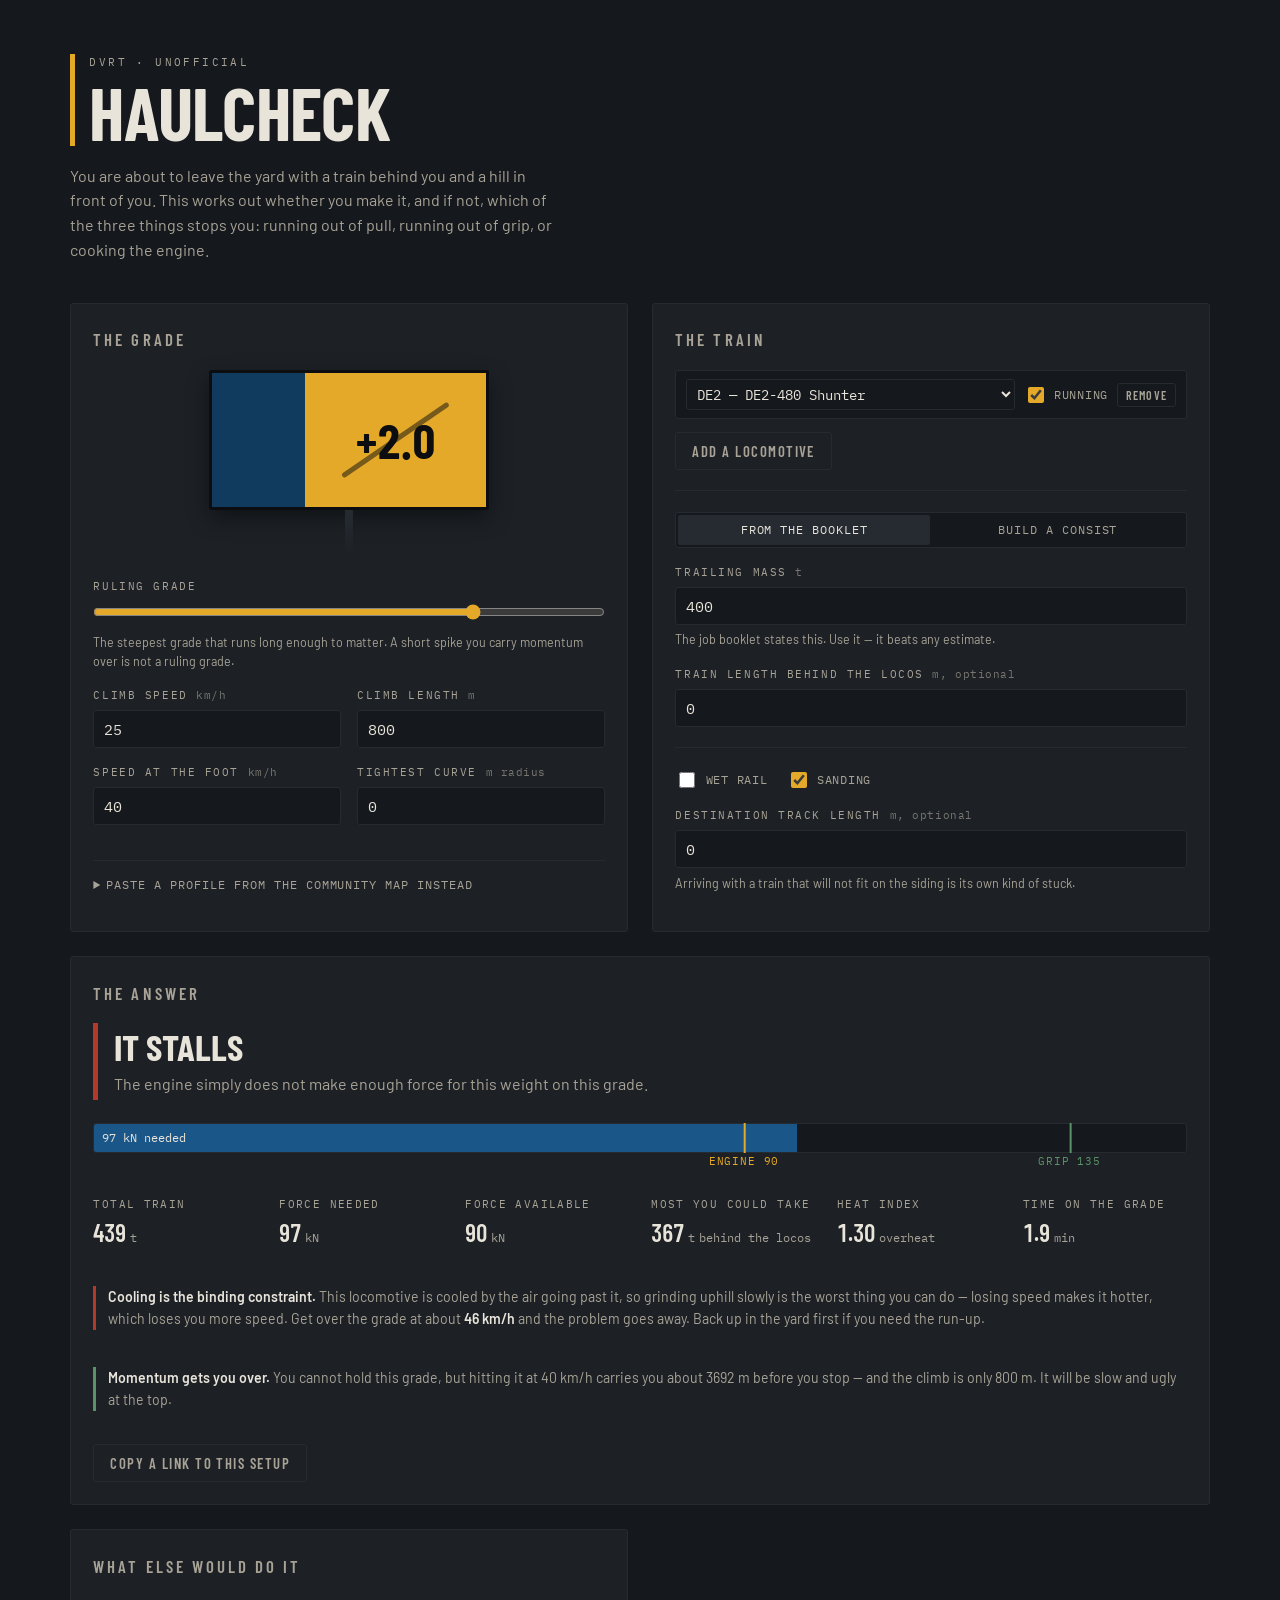
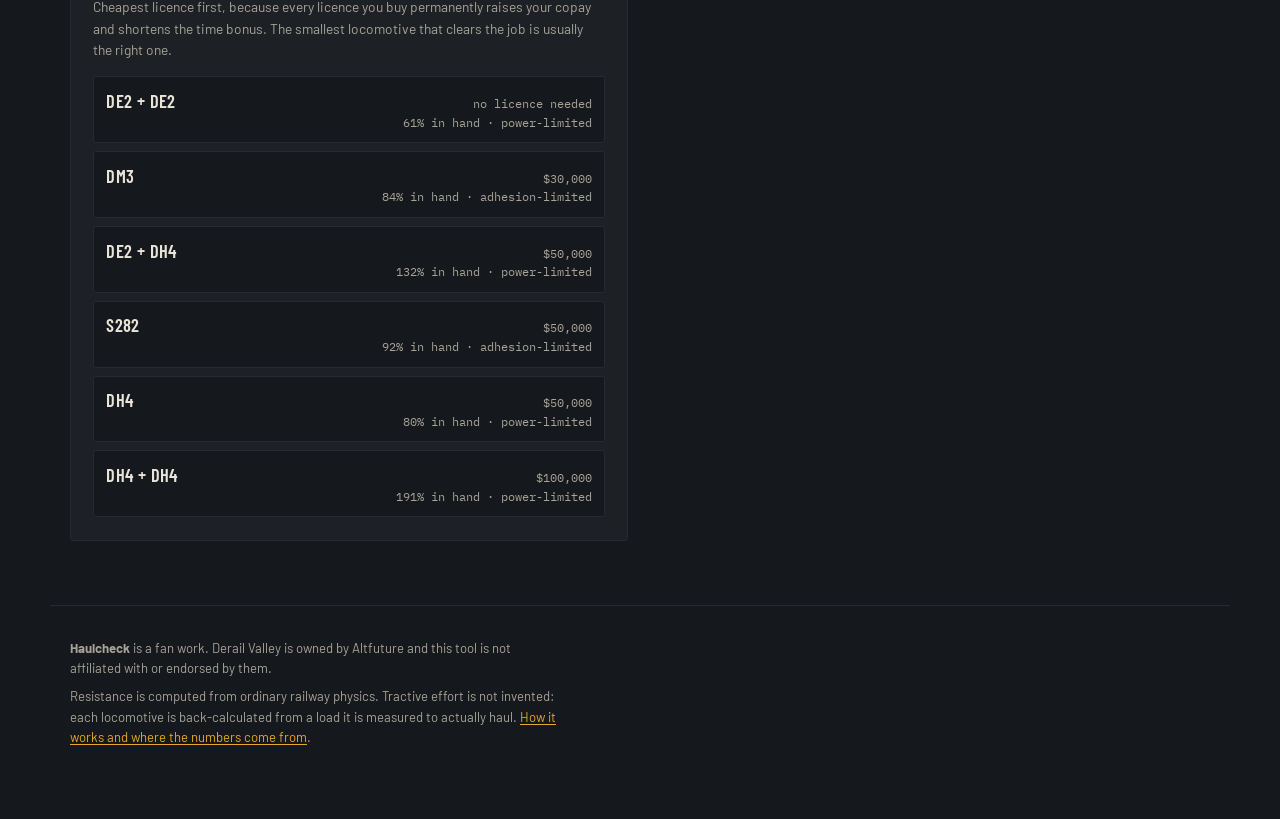
<file: index.html>
<!DOCTYPE html>
<html lang="en">
<head>
<meta charset="utf-8">
<meta name="viewport" content="width=device-width, initial-scale=1">
<title>Haulcheck — will this train climb that grade?</title>
<meta name="description" content="Tractive effort, adhesion and heat calculator for Derail Valley consists. Unofficial fan tool.">

<link rel="icon" href="assets/favicon.svg" type="image/svg+xml">

<!-- This gets linked on Reddit, Steam forums and Discord, where a card with no
     preview is scrolled straight past. Absolute URLs: crawlers do not resolve
     relative ones. -->
<meta property="og:type" content="website">
<meta property="og:site_name" content="Haulcheck">
<meta property="og:title" content="Haulcheck — will this train climb that grade?">
<meta property="og:description" content="Work out whether your Derail Valley consist makes it up the grade, and which of the three limits stops you: pull, grip or heat.">
<meta property="og:url" content="https://ilbeca.github.io/dv-haulcheck/">
<meta property="og:image" content="https://ilbeca.github.io/dv-haulcheck/assets/og.png">
<meta property="og:image:width" content="1200">
<meta property="og:image:height" content="630">
<meta property="og:image:alt" content="A gradient sign reading +2.2 beside the Haulcheck wordmark.">
<meta name="twitter:card" content="summary_large_image">
<link rel="preconnect" href="https://fonts.googleapis.com">
<link rel="preconnect" href="https://fonts.gstatic.com" crossorigin>
<link href="https://fonts.googleapis.com/css2?family=Barlow+Condensed:wght@500;600;700&family=Barlow:wght@400;500;600&family=IBM+Plex+Mono:wght@400;600&display=swap" rel="stylesheet">
<link rel="stylesheet" href="css/style.css">
</head>
<body>

<header class="masthead">
  <div class="masthead__plate">
    <span class="masthead__eyebrow">DVRT · unofficial</span>
    <h1 class="masthead__title">Haulcheck</h1>
  </div>
  <p class="masthead__lede">
    You are about to leave the yard with a train behind you and a hill in front of you.
    This works out whether you make it, and if not, which of the three things stops you:
    running out of pull, running out of grip, or cooking the engine.
  </p>
</header>

<main class="layout">

  <!-- ---------- the sign: primary control ---------- -->
  <section class="panel panel--sign" aria-labelledby="h-grade">
    <h2 id="h-grade" class="panel__title">The grade</h2>

    <div class="signpost">
      <div class="sign" id="sign" data-state="up">
        <div class="sign__blue"></div>
        <div class="sign__face">
          <svg class="sign__slope" viewBox="0 0 100 100" aria-hidden="true">
            <line id="slopeLine" x1="12" y1="76" x2="88" y2="24"/>
          </svg>
          <span class="sign__number" id="signNumber">+2.0</span>
        </div>
      </div>
      <div class="signpost__pole"></div>
    </div>

    <label class="field field--wide">
      <span class="field__label">Ruling grade</span>
      <input type="range" id="grade" min="-4" max="4" step="0.1" value="2.0">
      <span class="field__hint">The steepest grade that runs long enough to matter. A short spike you carry momentum over is not a ruling grade.</span>
    </label>

    <div class="grid-2">
      <label class="field">
        <span class="field__label">Climb speed <span class="unit">km/h</span></span>
        <input type="number" id="speed" min="3" max="120" step="1" value="25">
      </label>
      <label class="field">
        <span class="field__label">Climb length <span class="unit">m</span></span>
        <input type="number" id="climbLength" min="0" step="50" value="800">
      </label>
      <label class="field">
        <span class="field__label">Speed at the foot <span class="unit">km/h</span></span>
        <input type="number" id="entrySpeed" min="0" max="120" step="1" value="40">
      </label>
      <label class="field">
        <span class="field__label">Tightest curve <span class="unit">m radius</span></span>
        <input type="number" id="radius" min="0" step="10" value="0" placeholder="0 = straight">
      </label>
    </div>

    <details class="drawer">
      <summary class="drawer__summary">Paste a profile from the community map instead</summary>
      <p class="drawer__note">One segment per line: grade, length in metres, and optionally the curve radius. Haulcheck picks the ruling grade and the worst descent out of it.</p>
      <textarea id="profile" rows="5" spellcheck="false" placeholder="# out of the harbour&#10;+2.1 600&#10;-1.4 900 450&#10;+0.4 1200"></textarea>
      <button type="button" id="applyProfile" class="btn">Read the profile</button>
      <p class="drawer__result" id="profileResult" role="status"></p>
    </details>
  </section>

  <!-- ---------- the train ---------- -->
  <section class="panel" aria-labelledby="h-train">
    <h2 id="h-train" class="panel__title">The train</h2>

    <div class="stack" id="locoList"></div>
    <button type="button" id="addLoco" class="btn btn--ghost">Add a locomotive</button>

    <div class="rule"></div>

    <div class="segmented" role="group" aria-label="How to enter trailing mass">
      <button type="button" class="segmented__btn is-active" data-mode="direct">From the booklet</button>
      <button type="button" class="segmented__btn" data-mode="build">Build a consist</button>
    </div>

    <div id="modeDirect">
      <label class="field">
        <span class="field__label">Trailing mass <span class="unit">t</span></span>
        <input type="number" id="trailingMass" min="0" step="10" value="400">
        <span class="field__hint">The job booklet states this. Use it — it beats any estimate.</span>
      </label>
      <label class="field">
        <span class="field__label">Train length behind the locos <span class="unit">m, optional</span></span>
        <input type="number" id="trailingLength" min="0" step="10" value="0" placeholder="0 = skip the fit check">
      </label>
    </div>

    <div id="modeBuild" hidden>
      <div class="stack" id="carList"></div>
      <button type="button" id="addCar" class="btn btn--ghost">Add cars</button>
      <p class="tally" id="carTally">Nothing coupled up yet.</p>
    </div>

    <div class="rule"></div>

    <div class="toggles">
      <label class="toggle"><input type="checkbox" id="wet"> <span>Wet rail</span></label>
      <label class="toggle"><input type="checkbox" id="sand" checked> <span>Sanding</span></label>
    </div>

    <label class="field">
      <span class="field__label">Destination track length <span class="unit">m, optional</span></span>
      <input type="number" id="trackLength" min="0" step="10" value="0" placeholder="0 = skip the fit check">
      <span class="field__hint">Arriving with a train that will not fit on the siding is its own kind of stuck.</span>
    </label>
  </section>

  <!-- ---------- verdict ---------- -->
  <section class="panel panel--verdict" aria-labelledby="h-verdict">
    <h2 id="h-verdict" class="panel__title">The answer</h2>

    <div class="verdict" id="verdict" data-verdict="comfortable">
      <p class="verdict__call" id="verdictCall">—</p>
      <p class="verdict__because" id="verdictBecause"></p>
    </div>

    <div class="forces" aria-hidden="true">
      <div class="forces__track">
        <div class="forces__need" id="barNeed"><span id="barNeedLabel"></span></div>
      </div>
      <div class="forces__marks">
        <span class="forces__mark" id="markEngine">engine</span>
        <span class="forces__mark forces__mark--grip" id="markGrip">grip</span>
      </div>
    </div>

    <dl class="readout" id="readout"></dl>

    <div class="notes" id="notes"></div>

    <button type="button" id="copyLink" class="btn btn--ghost">Copy a link to this setup</button>
  </section>

  <!-- ---------- what else fits ---------- -->
  <section class="panel" aria-labelledby="h-alt">
    <h2 id="h-alt" class="panel__title">What else would do it</h2>
    <p class="panel__note">Cheapest licence first, because every licence you buy permanently raises your copay and shortens the time bonus. The smallest locomotive that clears the job is usually the right one.</p>
    <ul class="options" id="options"></ul>
  </section>

</main>

<footer class="colophon">
  <p><strong>Haulcheck</strong> is a fan work. Derail Valley is owned by Altfuture and this tool is not affiliated with or endorsed by them.</p>
  <p>Resistance is computed from ordinary railway physics. Tractive effort is not invented: each locomotive is back-calculated from a load it is measured to actually haul. <a href="https://github.com/ilbeca/dv-haulcheck#how-it-works">How it works and where the numbers come from</a>.</p>
</footer>

<script type="module" src="js/app.js"></script>
</body>
</html>
</file>
<file: css/style.css>
/* ------------------------------------------------------------------
   Haulcheck

   The visual language is lifted from the one thing in Derail Valley that
   already answers this question at a glance: the lineside grade sign. Half
   signal blue, half a coloured face that changes with the gradient, a
   diagonal rule and a number. Everything else on the page stays quiet so
   the sign carries the design.
   ------------------------------------------------------------------ */

:root {
  --steel:      #15181c;
  --steel-2:    #1d2126;
  --steel-3:    #262b32;
  --board:      #e8e4da;
  --board-dim:  #a8a396;
  --blue:       #103a5e;
  --blue-lite:  #1b5688;
  --up:         #e4a928;
  --down:       #b33a2b;
  --flat:       #ddd8cc;
  --ink:        #0b0d10;
  --grip:       #5a9367;

  --display: "Barlow Condensed", "Arial Narrow", sans-serif;
  --body:    "Barlow", system-ui, sans-serif;
  --mono:    "IBM Plex Mono", ui-monospace, monospace;

  --gap: 1.5rem;
  --radius: 3px;
}

*, *::before, *::after { box-sizing: border-box; }

body {
  margin: 0;
  background: var(--steel);
  color: var(--board);
  font-family: var(--body);
  font-size: 16px;
  line-height: 1.55;
  -webkit-font-smoothing: antialiased;
}

a { color: var(--up); text-decoration-thickness: 1px; text-underline-offset: 2px; }

:focus-visible {
  outline: 2px solid var(--up);
  outline-offset: 2px;
}

/* ---------- masthead ---------- */

.masthead {
  max-width: 1180px;
  margin: 0 auto;
  padding: 3rem 1.25rem 1.5rem;
}

.masthead__plate {
  display: inline-flex;
  flex-direction: column;
  border-left: 5px solid var(--up);
  padding-left: 0.9rem;
}

.masthead__eyebrow {
  font-family: var(--mono);
  font-size: 0.68rem;
  letter-spacing: 0.22em;
  text-transform: uppercase;
  color: var(--board-dim);
}

.masthead__title {
  font-family: var(--display);
  font-weight: 700;
  font-size: clamp(2.9rem, 9vw, 4.6rem);
  line-height: 0.92;
  letter-spacing: -0.01em;
  margin: 0.1em 0 0;
  text-transform: uppercase;
}

.masthead__lede {
  max-width: 54ch;
  margin: 1.1rem 0 0;
  color: var(--board-dim);
}

/* ---------- layout ---------- */

.layout {
  max-width: 1180px;
  margin: 0 auto;
  padding: 1rem 1.25rem 4rem;
  display: grid;
  gap: var(--gap);
  grid-template-columns: 1fr;
}

@media (min-width: 900px) {
  .layout { grid-template-columns: repeat(2, minmax(0, 1fr)); }
  .panel--verdict { grid-column: 1 / -1; }
}

.panel {
  background: var(--steel-2);
  border: 1px solid var(--steel-3);
  border-radius: var(--radius);
  padding: 1.4rem;
}

.panel__title {
  font-family: var(--display);
  font-weight: 600;
  font-size: 1.05rem;
  letter-spacing: 0.18em;
  text-transform: uppercase;
  color: var(--board-dim);
  margin: 0 0 1.1rem;
}

.panel__note, .drawer__note {
  color: var(--board-dim);
  font-size: 0.86rem;
  margin: 0 0 1rem;
}

.rule {
  height: 1px;
  background: var(--steel-3);
  margin: 1.3rem 0;
}

/* ---------- the sign ---------- */

.signpost {
  display: flex;
  flex-direction: column;
  align-items: center;
  margin-bottom: 1.4rem;
}

.sign {
  display: flex;
  width: min(280px, 80%);
  aspect-ratio: 2 / 1;
  border: 3px solid var(--ink);
  border-radius: 2px;
  overflow: hidden;
  box-shadow: 0 8px 22px rgba(0, 0, 0, 0.45);
}

.sign__blue {
  flex: 0 0 34%;
  background: var(--blue);
}

.sign__face {
  flex: 1;
  position: relative;
  display: grid;
  place-items: center;
  background: var(--up);
  transition: background 160ms ease;
}

.sign[data-state="down"] .sign__face { background: var(--down); }
.sign[data-state="flat"] .sign__face { background: var(--flat); }

.sign__slope {
  position: absolute;
  inset: 0;
  width: 100%;
  height: 100%;
}

.sign__slope line {
  stroke: var(--ink);
  stroke-width: 5;
  stroke-linecap: round;
  vector-effect: non-scaling-stroke;
  opacity: 0.5;
  transition: all 160ms ease;
}

.sign__number {
  position: relative;
  font-family: var(--display);
  font-weight: 700;
  font-size: clamp(2.2rem, 8vw, 3rem);
  color: var(--ink);
  font-variant-numeric: tabular-nums;
}

.sign[data-state="down"] .sign__number { color: var(--board); }

.signpost__pole {
  width: 8px;
  height: 46px;
  background: linear-gradient(var(--steel-3), var(--steel-2));
  border-radius: 0 0 2px 2px;
}

@media (prefers-reduced-motion: reduce) {
  .sign__face, .sign__slope line { transition: none; }
}

/* ---------- fields ---------- */

.field {
  display: block;
  margin-bottom: 1rem;
}

.field__label {
  display: block;
  font-family: var(--mono);
  font-size: 0.7rem;
  letter-spacing: 0.14em;
  text-transform: uppercase;
  color: var(--board-dim);
  margin-bottom: 0.35rem;
}

.field__label .unit { text-transform: none; letter-spacing: 0.05em; opacity: 0.65; }

.field__hint {
  display: block;
  font-size: 0.78rem;
  color: var(--board-dim);
  margin-top: 0.35rem;
}

input[type="number"], input[type="text"], select, textarea {
  width: 100%;
  background: var(--steel);
  border: 1px solid var(--steel-3);
  border-radius: var(--radius);
  color: var(--board);
  font-family: var(--mono);
  font-size: 0.95rem;
  padding: 0.5rem 0.6rem;
}

textarea { line-height: 1.5; resize: vertical; }

input[type="range"] {
  width: 100%;
  accent-color: var(--up);
  margin: 0.2rem 0;
}

.grid-2 {
  display: grid;
  grid-template-columns: repeat(2, minmax(0, 1fr));
  gap: 0 1rem;
}

/* ---------- buttons ---------- */

.btn {
  font-family: var(--display);
  font-weight: 600;
  font-size: 0.92rem;
  letter-spacing: 0.1em;
  text-transform: uppercase;
  background: var(--up);
  color: var(--ink);
  border: none;
  border-radius: var(--radius);
  padding: 0.55rem 1rem;
  cursor: pointer;
}

.btn:hover { background: #f0b93c; }

.btn--ghost {
  background: transparent;
  color: var(--board-dim);
  border: 1px solid var(--steel-3);
}

.btn--ghost:hover { background: var(--steel-3); color: var(--board); }

.btn--tiny {
  padding: 0.25rem 0.5rem;
  font-size: 0.75rem;
}

/* ---------- segmented ---------- */

.segmented {
  display: flex;
  gap: 2px;
  background: var(--steel);
  border: 1px solid var(--steel-3);
  border-radius: var(--radius);
  padding: 2px;
  margin-bottom: 1rem;
}

.segmented__btn {
  flex: 1;
  background: transparent;
  border: none;
  border-radius: 2px;
  color: var(--board-dim);
  font-family: var(--mono);
  font-size: 0.74rem;
  letter-spacing: 0.08em;
  text-transform: uppercase;
  padding: 0.45rem 0.3rem;
  cursor: pointer;
}

.segmented__btn.is-active { background: var(--steel-3); color: var(--board); }

/* ---------- rows ---------- */

.stack { display: flex; flex-direction: column; gap: 0.55rem; margin-bottom: 0.8rem; }

.row {
  display: grid;
  grid-template-columns: 1fr auto auto;
  align-items: center;
  gap: 0.55rem;
  background: var(--steel);
  border: 1px solid var(--steel-3);
  border-radius: var(--radius);
  padding: 0.5rem 0.6rem;
}

.row select, .row input[type="number"] { padding: 0.3rem 0.4rem; font-size: 0.86rem; }
.row__qty { width: 4.2rem; }

.toggles { display: flex; gap: 1.2rem; flex-wrap: wrap; margin-bottom: 1rem; }

.toggle {
  display: inline-flex;
  align-items: center;
  gap: 0.45rem;
  font-family: var(--mono);
  font-size: 0.78rem;
  letter-spacing: 0.06em;
  text-transform: uppercase;
  color: var(--board-dim);
  cursor: pointer;
}

.toggle input { accent-color: var(--up); width: 1rem; height: 1rem; }

.tally { font-family: var(--mono); font-size: 0.82rem; color: var(--board-dim); }

/* ---------- verdict ---------- */

.verdict {
  border-left: 5px solid var(--up);
  padding: 0.2rem 0 0.2rem 1rem;
  margin-bottom: 1.4rem;
}

.verdict[data-verdict="comfortable"] { border-color: var(--grip); }
.verdict[data-verdict="marginal"]    { border-color: var(--up); }
.verdict[data-verdict="stalls"]      { border-color: var(--down); }

.verdict__call {
  font-family: var(--display);
  font-weight: 700;
  font-size: clamp(1.6rem, 5vw, 2.3rem);
  line-height: 1.05;
  text-transform: uppercase;
  margin: 0;
}

.verdict__because {
  margin: 0.45rem 0 0;
  color: var(--board-dim);
  max-width: 62ch;
}

/* ---------- force bar ---------- */

.forces { margin-bottom: 1.3rem; }

.forces__track {
  position: relative;
  height: 30px;
  background: var(--steel);
  border: 1px solid var(--steel-3);
  border-radius: var(--radius);
  overflow: hidden;
}

.forces__need {
  height: 100%;
  background: var(--blue-lite);
  display: flex;
  align-items: center;
  padding-left: 0.5rem;
  font-family: var(--mono);
  font-size: 0.72rem;
  white-space: nowrap;
  transition: width 200ms ease;
}

.forces__marks { position: relative; height: 1.4rem; }

.forces__mark {
  position: absolute;
  top: 0;
  transform: translateX(-50%);
  font-family: var(--mono);
  font-size: 0.66rem;
  letter-spacing: 0.08em;
  text-transform: uppercase;
  color: var(--up);
  white-space: nowrap;
}

.forces__mark::before {
  content: "";
  position: absolute;
  left: 50%;
  top: -30px;
  width: 2px;
  height: 30px;
  background: currentColor;
}

.forces__mark--grip { color: var(--grip); }

@media (prefers-reduced-motion: reduce) { .forces__need { transition: none; } }

/* ---------- readout ---------- */

.readout {
  display: grid;
  grid-template-columns: repeat(auto-fit, minmax(150px, 1fr));
  gap: 0.9rem 1.4rem;
  margin: 0 0 1.3rem;
}

.readout__item { margin: 0; }

.readout__key {
  font-family: var(--mono);
  font-size: 0.66rem;
  letter-spacing: 0.13em;
  text-transform: uppercase;
  color: var(--board-dim);
}

.readout__val {
  font-family: var(--display);
  font-weight: 600;
  font-size: 1.5rem;
  margin: 0.1rem 0 0;
  font-variant-numeric: tabular-nums;
}

.readout__val small {
  font-size: 0.72rem;
  font-family: var(--mono);
  font-weight: 400;
  color: var(--board-dim);
  margin-left: 0.25rem;
}

/* ---------- notes ---------- */

.notes { display: flex; flex-direction: column; gap: 0.6rem; margin-bottom: 1.2rem; }

.note {
  border-left: 3px solid var(--steel-3);
  padding-left: 0.75rem;
  font-size: 0.88rem;
  color: var(--board-dim);
}

.note--warn { border-color: var(--up); }
.note--bad  { border-color: var(--down); }
.note--good { border-color: var(--grip); }

.note strong { color: var(--board); font-weight: 600; }

/* ---------- options ---------- */

.options { list-style: none; margin: 0; padding: 0; display: flex; flex-direction: column; gap: 0.5rem; }

.option {
  display: flex;
  justify-content: space-between;
  align-items: baseline;
  gap: 1rem;
  background: var(--steel);
  border: 1px solid var(--steel-3);
  border-radius: var(--radius);
  padding: 0.6rem 0.75rem;
}

.option__name { font-family: var(--display); font-weight: 600; font-size: 1.15rem; letter-spacing: 0.02em; }
.option__meta { font-family: var(--mono); font-size: 0.76rem; color: var(--board-dim); text-align: right; }

/* ---------- drawer ---------- */

.drawer { margin-top: 1.2rem; border-top: 1px solid var(--steel-3); padding-top: 0.9rem; }

.drawer__summary {
  font-family: var(--mono);
  font-size: 0.76rem;
  letter-spacing: 0.08em;
  text-transform: uppercase;
  color: var(--board-dim);
  cursor: pointer;
}

.drawer__summary:hover { color: var(--board); }
.drawer textarea { margin: 0.7rem 0; }
.drawer__result { font-family: var(--mono); font-size: 0.8rem; color: var(--up); min-height: 1.2em; margin: 0.6rem 0 0; }

/* ---------- colophon ---------- */

.colophon {
  max-width: 1180px;
  margin: 0 auto;
  padding: 2rem 1.25rem 4rem;
  border-top: 1px solid var(--steel-3);
  color: var(--board-dim);
  font-size: 0.82rem;
}

.colophon p { max-width: 70ch; margin: 0 0 0.5rem; }

/* ---------- touch targets ---------- */

/* The person using this is on a phone, one hand on the glass, with a loaded
   train stopped on a grade. The range input is the primary control of the
   whole page and native styling gives it a 16px hit area, which is not
   something you can place while the cab is rocking.

   Scoped to coarse pointers so the desktop layout is untouched. Nothing here
   changes how anything looks — only how big it is to hit. */
@media (pointer: coarse) {
  input[type="range"] { min-height: 44px; }

  select,
  input[type="number"] { min-height: 44px; }

  .btn,
  .segmented__btn {
    min-height: 44px;
    display: inline-flex;
    align-items: center;
    justify-content: center;
  }

  /* The checkbox itself stays small; the label around it is the real target. */
  .toggle { padding: 0.7rem 0; }
}
</file>
